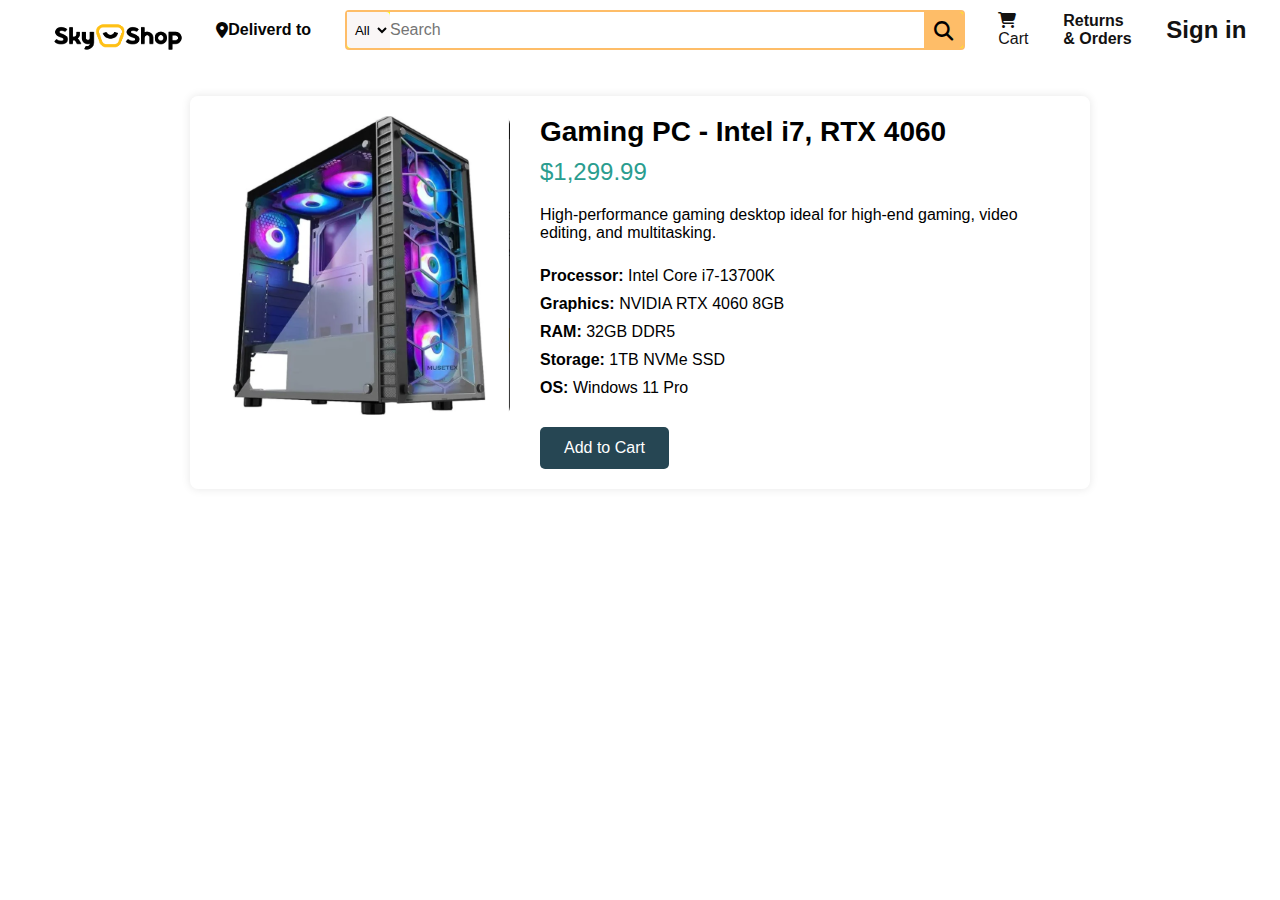
<file: indx.html>
<!DOCTYPE html>
<html lang="en">
<head>
    <meta charset="UTF-8">
    <title>Computer Product Details</title>
    <link rel="stylesheet" href="new.css">
     <link rel="stylesheet" href="https://cdnjs.cloudflare.com/ajax/libs/font-awesome/6.7.2/css/all.min.css" integrity="sha512-Evv84Mr4kqVGRNSgIGL/F/aIDqQb7xQ2vcrdIwxfjThSH8CSR7PBEakCr51Ck+w+/U6swU2Im1vVX0SVk9ABhg==" crossorigin="anonymous" referrerpolicy="no-referrer" />

</head>
<body>

    <!-- This is the main header line -->
       <div id="A1">
     <div class="pic2  ">
        <div class="pic">
            <a href="INDEX.HTML" class="pic"></a>
        </div>
     </div>
     <div class="a1 border">
          
            <div class="icon">
                <i class="fa-solid fa-location-dot"></i><h4 class="add-2">Deliverd to</h4>
            </div>
     </div>
     <div class="nav-search">
        <select class="sel">
            <option >All</option>
            <input placeholder="Search" class="amazon">
            <div class="search-icon">
                <i class="fa-solid fa-magnifying-glass"></i>
            </div>
        </select>
     </div>
     <div class="a2 border">
     
        <i class="fa-solid fa-cart-shopping"></i><p>Cart</p>
        <div>
            
        </div>
     </div>
     <div class="a2 border">
        <h4>Returns</h4>
        <div>
            <h4>& Orders</h4>
        </div>
     </div>
     <div class="a2 border">
           <h2 class="box1">Sign in</h2>
     </div>
        </div>
<br><br>
    <div class="product-container">
    <div class="product-image">
        <img src="Capture.PNG" alt="Computer">
    </div>
    <div class="product-details">
        <div class="product-title">Gaming PC - Intel i7, RTX 4060</div>
        <div class="price">$1,299.99</div>
        <div class="description">
            High-performance gaming desktop ideal for high-end gaming, video editing, and multitasking.
        </div>
        <ul class="specs">
            <li><strong>Processor:</strong> Intel Core i7-13700K</li>
            <li><strong>Graphics:</strong> NVIDIA RTX 4060 8GB</li>
            <li><strong>RAM:</strong> 32GB DDR5</li>
            <li><strong>Storage:</strong> 1TB NVMe SSD</li>
            <li><strong>OS:</strong> Windows 11 Pro</li>
        </ul>
        <button class="buy-button">Add to Cart</button>
    </div>
</div>
<script src="logic.js"></script>
</body>
 </html>
</file>
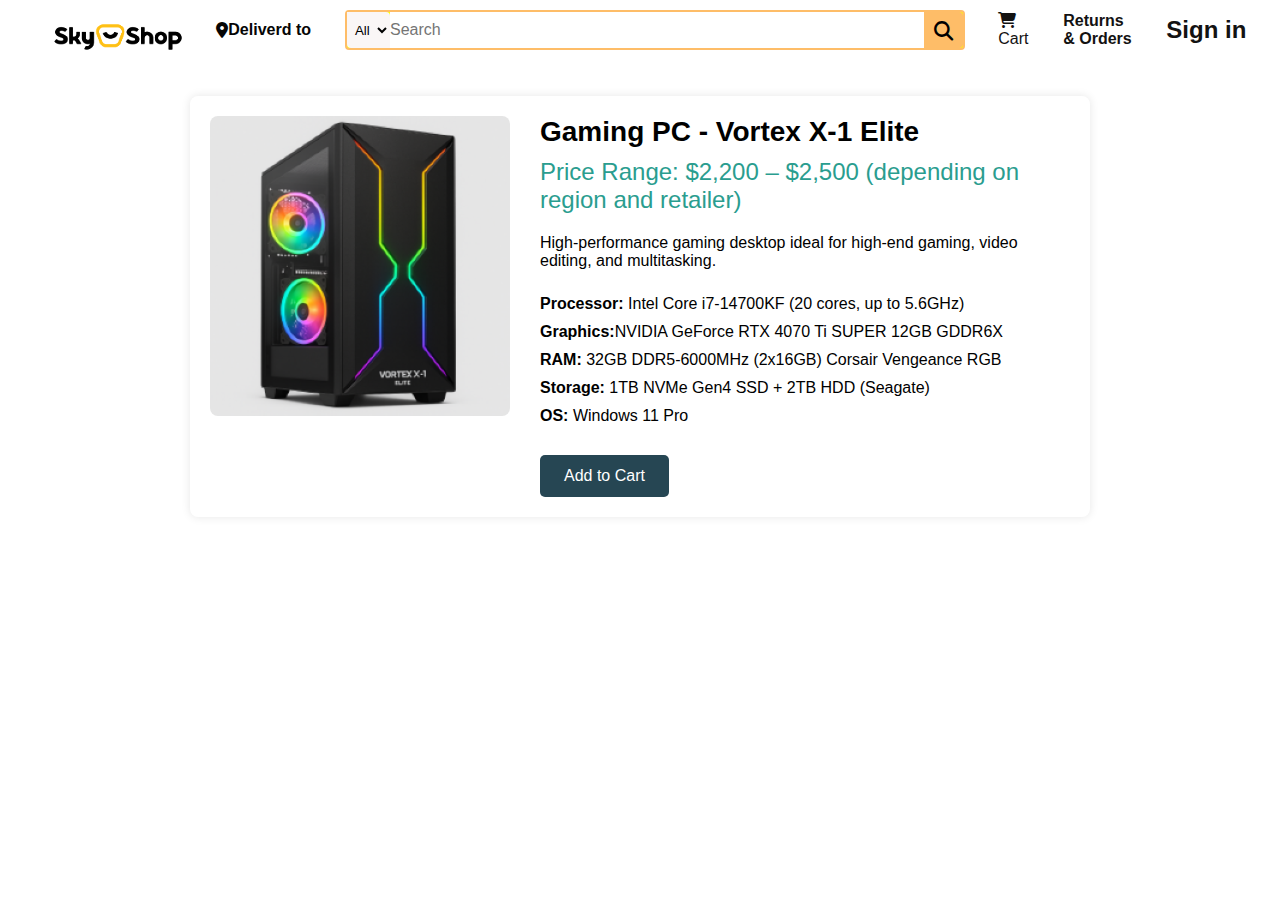
<file: indx2.html>
<!DOCTYPE html>
<html lang="en">
<head>
    <meta charset="UTF-8">
    <title>Computer Product Details</title>
    <link rel="stylesheet" href="new.css">
     <link rel="stylesheet" href="https://cdnjs.cloudflare.com/ajax/libs/font-awesome/6.7.2/css/all.min.css" integrity="sha512-Evv84Mr4kqVGRNSgIGL/F/aIDqQb7xQ2vcrdIwxfjThSH8CSR7PBEakCr51Ck+w+/U6swU2Im1vVX0SVk9ABhg==" crossorigin="anonymous" referrerpolicy="no-referrer" />

</head>
<body>

    <!-- This is the main header line -->
       <div id="A1">
     <div class="pic2  ">
        <div class="pic">
            <a href="INDEX.HTML" class="pic"></a>
        </div>
     </div>
     <div class="a1 border">
          
            <div class="icon">
                <i class="fa-solid fa-location-dot"></i><h4 class="add-2">Deliverd to</h4>
            </div>
     </div>
     <div class="nav-search">
        <select class="sel">
            <option >All</option>
            <input placeholder="Search" class="amazon">
            <div class="search-icon">
                <i class="fa-solid fa-magnifying-glass"></i>
            </div>
        </select>
     </div>
     <div class="a2 border">
     
        <i class="fa-solid fa-cart-shopping"></i><p>Cart</p>
        <div>
            
        </div>
     </div>
     <div class="a2 border">
        <h4>Returns</h4>
        <div>
            <h4>& Orders</h4>
        </div>
     </div>
     <div class="a2 border">
           <h2 class="box1">Sign in</h2>
     </div>
        </div>
<br><br>
    <div class="product-container">
    <div class="product-image">
        <img src="ChatGPT Image Jul 9, 2025, 01_09_45 PM.png" alt="Computer">
    </div>
    <div class="product-details">
        <div class="product-title">Gaming PC - Vortex X-1 Elite</div>
        <div class="price">Price Range: $2,200 – $2,500 (depending on region and retailer)</div>
        <div class="description">
            High-performance gaming desktop ideal for high-end gaming, video editing, and multitasking.
        </div>
        <ul class="specs">
            <li><strong>Processor:</strong> Intel Core i7-14700KF (20 cores, up to 5.6GHz)</li>
            <li><strong>Graphics:</strong>NVIDIA GeForce RTX 4070 Ti SUPER 12GB GDDR6X</li>
            <li><strong>RAM:</strong> 32GB DDR5-6000MHz (2x16GB) Corsair Vengeance RGB</li>
            <li><strong>Storage:</strong> 1TB NVMe Gen4 SSD + 2TB HDD (Seagate)</li>
            <li><strong>OS:</strong> Windows 11 Pro</li>
        </ul>
        <button class="buy-button">Add to Cart</button>
    </div>
</div>
<script src="logic.js"></script>
</body>
 </html>
</file>
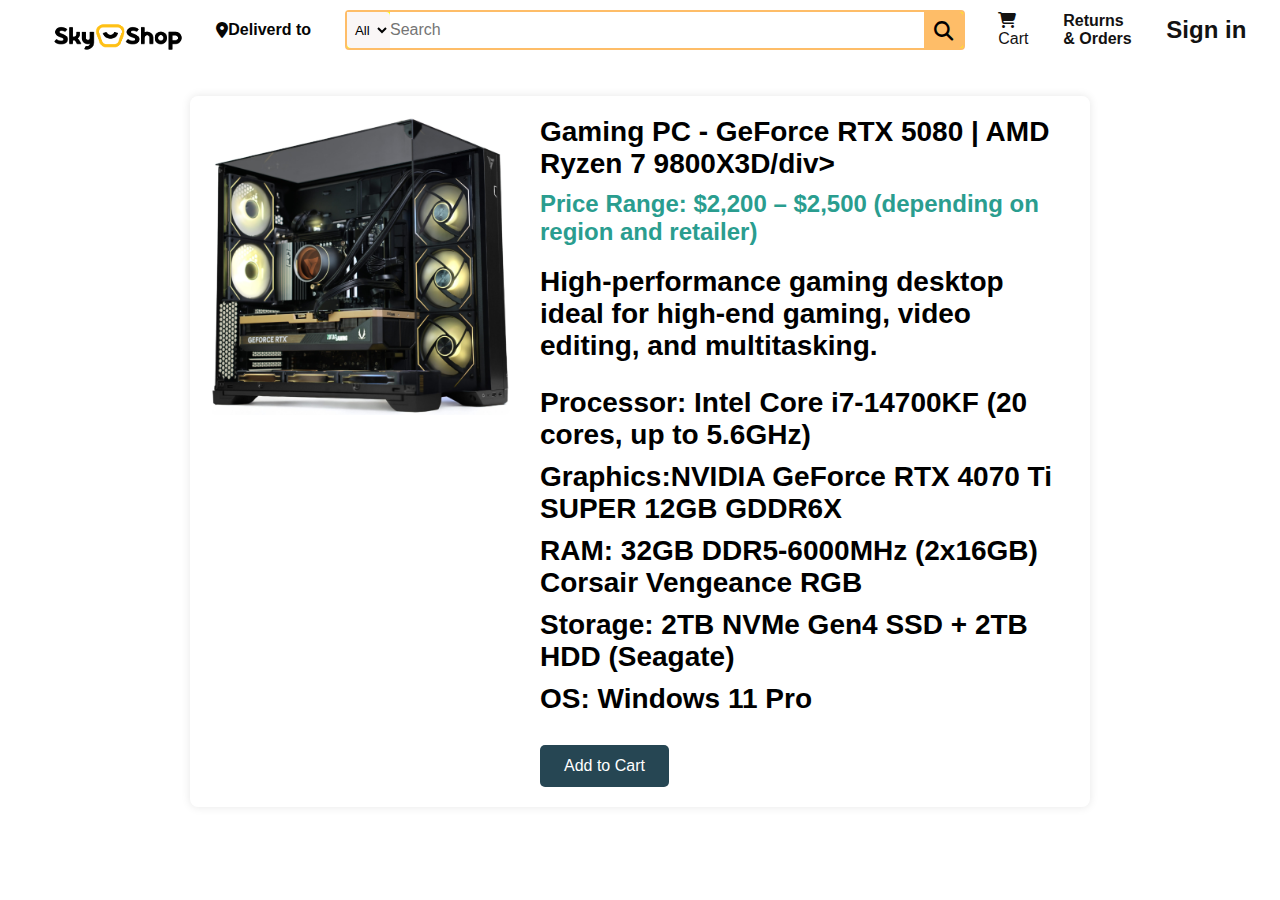
<file: indx3.html>
<!DOCTYPE html>
<html lang="en">
<head>
    <meta charset="UTF-8">
    <title>Computer Product Details</title>
    <link rel="stylesheet" href="new.css">
     <link rel="stylesheet" href="https://cdnjs.cloudflare.com/ajax/libs/font-awesome/6.7.2/css/all.min.css" integrity="sha512-Evv84Mr4kqVGRNSgIGL/F/aIDqQb7xQ2vcrdIwxfjThSH8CSR7PBEakCr51Ck+w+/U6swU2Im1vVX0SVk9ABhg==" crossorigin="anonymous" referrerpolicy="no-referrer" />

</head>
<body>

    <!-- This is the main header line -->
       <div id="A1">
     <div class="pic2  ">
        <div class="pic">
            <a href="INDEX.HTML" class="pic"></a>
        </div>
     </div>
     <div class="a1 border">
          
            <div class="icon">
                <i class="fa-solid fa-location-dot"></i><h4 class="add-2">Deliverd to</h4>
            </div>
     </div>
     <div class="nav-search">
        <select class="sel">
            <option >All</option>
            <input placeholder="Search" class="amazon">
            <div class="search-icon">
                <i class="fa-solid fa-magnifying-glass"></i>
            </div>
        </select>
     </div>
     <div class="a2 border">
     
        <i class="fa-solid fa-cart-shopping"></i><p>Cart</p>
        <div>
            
        </div>
     </div>
     <div class="a2 border">
        <h4>Returns</h4>
        <div>
            <h4>& Orders</h4>
        </div>
     </div>
     <div class="a2 border">
           <h2 class="box1">Sign in</h2>
     </div>
        </div>
<br><br>
    <div class="product-container">
    <div class="product-image">
        <img src="comp.pic.png" alt="Computer">
    </div>
    <div class="product-details">
        <div class="product-title">Gaming PC - GeForce RTX 5080 | AMD Ryzen 7 9800X3D/div>
        <div class="price">Price Range: $2,200 – $2,500 (depending on region and retailer)</div>
        <div class="description">
            High-performance gaming desktop ideal for high-end gaming, video editing, and multitasking.
        </div>
        <ul class="specs">
            <li><strong>Processor:</strong> Intel Core i7-14700KF (20 cores, up to 5.6GHz)</li>
            <li><strong>Graphics:</strong>NVIDIA GeForce RTX 4070 Ti SUPER 12GB GDDR6X</li>
            <li><strong>RAM:</strong> 32GB DDR5-6000MHz (2x16GB) Corsair Vengeance RGB</li>
            <li><strong>Storage:</strong> 2TB NVMe Gen4 SSD + 2TB HDD (Seagate)</li>
            <li><strong>OS:</strong> Windows 11 Pro</li>
        </ul>
        <button class="buy-button">Add to Cart</button>
    </div>
</div>
<script src="logic.js"></script>
</body>
 </html>
</file>
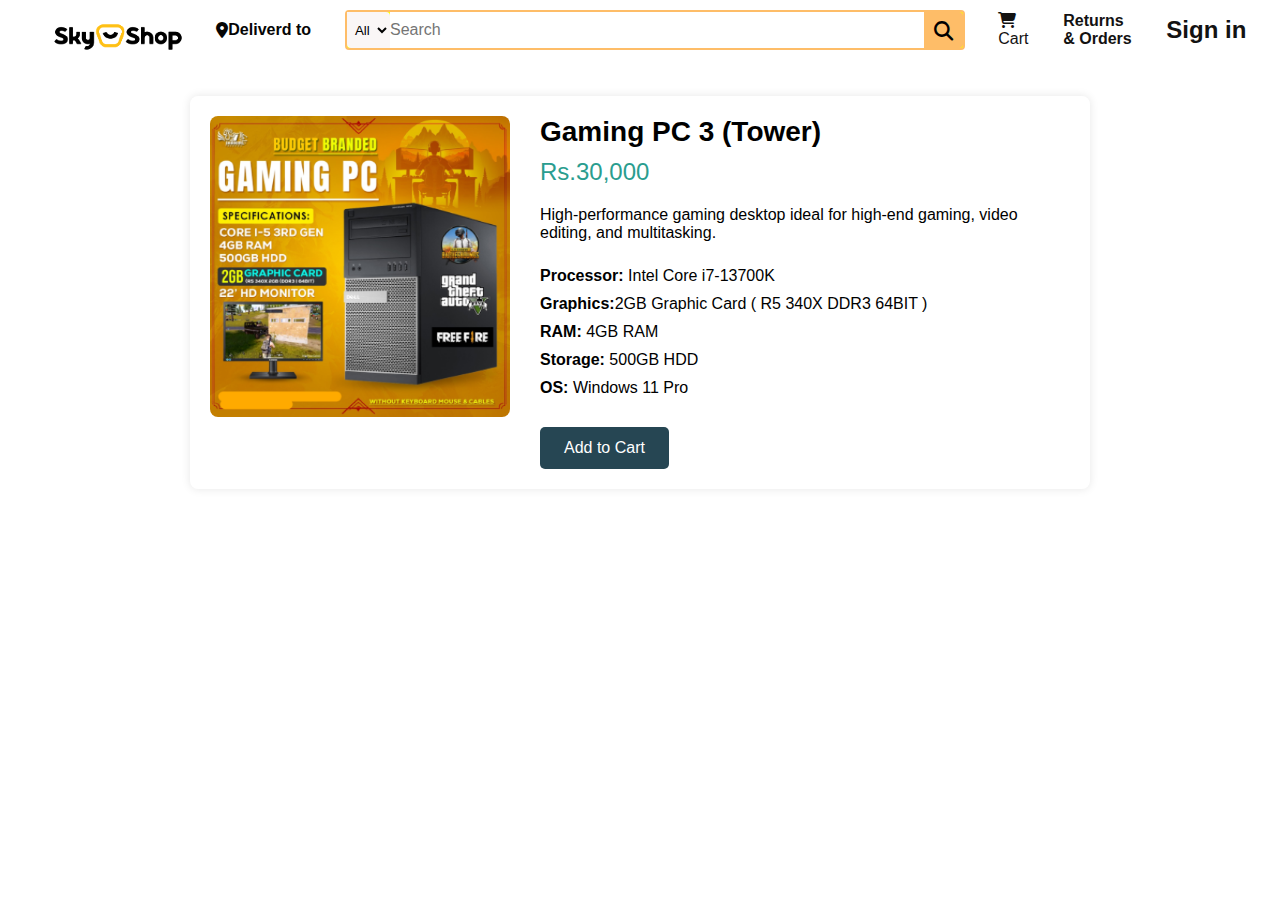
<file: indx4.html>
<!DOCTYPE html>
<html lang="en">
<head>
    <meta charset="UTF-8">
    <title>Computer Product Details</title>
    <link rel="stylesheet" href="new.css">
     <link rel="stylesheet" href="https://cdnjs.cloudflare.com/ajax/libs/font-awesome/6.7.2/css/all.min.css" integrity="sha512-Evv84Mr4kqVGRNSgIGL/F/aIDqQb7xQ2vcrdIwxfjThSH8CSR7PBEakCr51Ck+w+/U6swU2Im1vVX0SVk9ABhg==" crossorigin="anonymous" referrerpolicy="no-referrer" />

</head>
<body>

    <!-- This is the main header line -->
       <div id="A1">
     <div class="pic2  ">
        <div class="pic">
            <a href="INDEX.HTML" class="pic"></a>
        </div>
     </div>
     <div class="a1 border">
          
            <div class="icon">
                <i class="fa-solid fa-location-dot"></i><h4 class="add-2">Deliverd to</h4>
            </div>
     </div>
     <div class="nav-search">
        <select class="sel">
            <option >All</option>
            <input placeholder="Search" class="amazon">
            <div class="search-icon">
                <i class="fa-solid fa-magnifying-glass"></i>
            </div>
        </select>
     </div>
     <div class="a2 border">
     
        <i class="fa-solid fa-cart-shopping"></i><p>Cart</p>
        <div>
            
        </div>
     </div>
     <div class="a2 border">
        <h4>Returns</h4>
        <div>
            <h4>& Orders</h4>
        </div>
     </div>
     <div class="a2 border">
           <h2 class="box1">Sign in</h2>
     </div>
        </div>
<br><br>
    <div class="product-container">
    <div class="product-image">
        <img src="comp.pic2.png" alt="Computer">
    </div>
    <div class="product-details">
        <div class="product-title">Gaming PC 3 (Tower)</div>
        <div class="price">Rs.30,000</div>
        <div class="description">
            High-performance gaming desktop ideal for high-end gaming, video editing, and multitasking.
        </div>
        <ul class="specs">
            <li><strong>Processor:</strong> Intel Core i7-13700K</li>
            <li><strong>Graphics:</strong>2GB Graphic Card ( R5 340X DDR3 64BIT )</li>
            <li><strong>RAM:</strong> 4GB RAM</li>
            <li><strong>Storage:</strong> 500GB HDD</li>
            <li><strong>OS:</strong> Windows 11 Pro</li>
        </ul>
        <button class="buy-button">Add to Cart</button>
    </div>
</div>
<script src="logic.js"></script>
</body>
 </html>
</file>
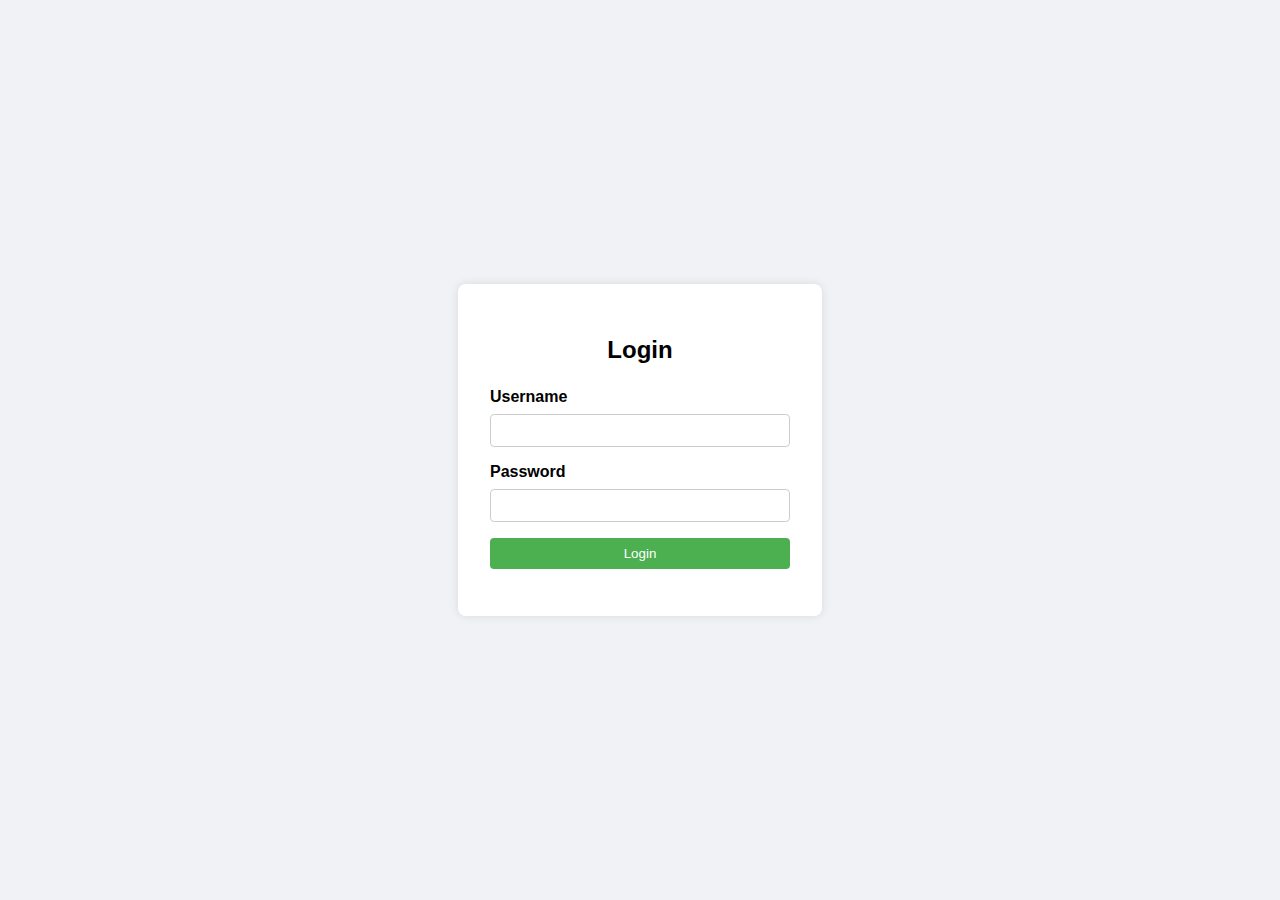
<file: login.html>
<!DOCTYPE html>
<html lang="en">
<head>
  <meta charset="UTF-8" />
  <meta name="viewport" content="width=device-width, initial-scale=1" />
  <title>Login Page</title>
  <link rel="stylesheet" href="login.css" />
</head>
<body>
  <div class="login-container">
    <h2>Login</h2>
    <form id="loginForm">
      <label for="username">Username</label>
      <input type="text" id="username" name="username" required />

      <label for="password">Password</label>
      <input type="password" id="password" name="password" required />

      <button type="submit">Login</button>
    </form>
    <p id="error-message" class="error"></p>
  </div>

  <script src="login.js"></script>
</body>
</html>
</file>
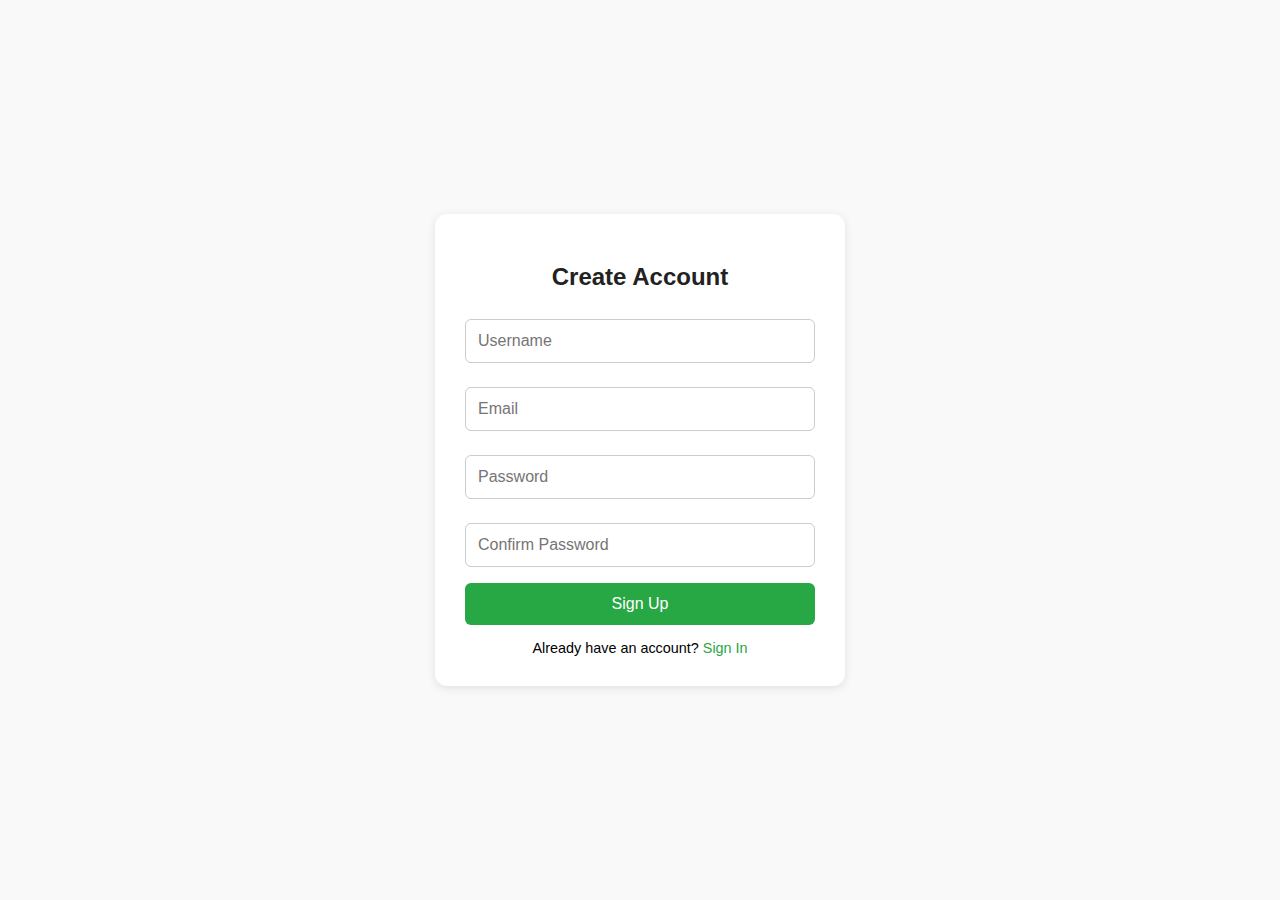
<file: sing.html>
<!DOCTYPE html>
<html lang="en">
<head>
  <meta charset="UTF-8" />
  <meta name="viewport" content="width=device-width, initial-scale=1" />
  <title>Create Account</title>
  <style>
    body {
      font-family: Arial, sans-serif;
      background: #f9f9f9;
      display: flex;
      justify-content: center;
      align-items: center;
      height: 100vh;
      margin: 0;
    }

    .signup-container {
      background: white;
      padding: 30px;
      border-radius: 12px;
      box-shadow: 0 2px 10px rgba(0,0,0,0.1);
      width: 350px;
    }

    h2 {
      text-align: center;
      margin-bottom: 20px;
      color: #222;
    }

    input[type="text"],
    input[type="email"],
    input[type="password"] {
      width: 100%;
      padding: 12px;
      margin: 8px 0 16px;
      border: 1px solid #ccc;
      border-radius: 6px;
      box-sizing: border-box;
      font-size: 1em;
    }

    input.error {
      border-color: red;
      background-color: #ffe6e6;
    }

    .error-message {
      color: red;
      font-size: 0.9em;
      margin-top: -12px;
      margin-bottom: 12px;
      display: none;
    }

    button {
      width: 100%;
      padding: 12px;
      background-color: #28a745;
      color: white;
      border: none;
      border-radius: 6px;
      font-size: 1em;
      cursor: pointer;
      transition: background-color 0.3s ease;
    }

    button:hover {
      background-color: #218838;
    }

    .login-link {
      margin-top: 15px;
      text-align: center;
      font-size: 0.9em;
    }

    .login-link a {
      color: #28a745;
      text-decoration: none;
    }

    .login-link a:hover {
      text-decoration: underline;
    }
  </style>
</head>
<body>
  <div class="signup-container">
    <h2>Create Account</h2>
    <form action="#" method="POST" id="signupForm" novalidate>
      <input type="text" name="username" placeholder="Username" required />
      <input type="email" name="email" placeholder="Email" required />
      <input type="password" id="password" name="password" placeholder="Password" required />
      <input type="password" id="confirmPassword" name="confirmPassword" placeholder="Confirm Password" required />
      <div class="error-message" id="passwordError">Passwords do not match.</div>
      <button type="submit">Sign Up</button>
    </form>
    <div class="login-link">
      Already have an account? <a href="login.html">Sign In</a>
    </div>
  </div>

  <script>
    const form = document.getElementById('signupForm');
    const password = document.getElementById('password');
    const confirmPassword = document.getElementById('confirmPassword');
    const passwordError = document.getElementById('passwordError');

    form.addEventListener('submit', function (e) {
      passwordError.style.display = 'none';
      password.classList.remove('error');
      confirmPassword.classList.remove('error');

      if (password.value !== confirmPassword.value) {
        e.preventDefault(); // Prevent form submission
        passwordError.style.display = 'block';
        password.classList.add('error');
        confirmPassword.classList.add('error');
      }
    });
  </script>
</body>
</html>
</file>
<file: new.css>
/* *{
            font-family: Arial, sans-serif;
            margin: 40px;
            background-color: #f9f9f9;
        } */
        .product-container {
            display: flex;
            background-color: white;
            border-radius: 8px;
            box-shadow: 0 0 10px rgba(0,0,0,0.1);
            padding: 20px;
            max-width: 900px;
            margin: auto;
        }
        .product-image img {
            width: 300px;
            border-radius: 8px;
        }
        .product-details {
            margin-left: 30px;
        }
        .product-title {
            font-size: 28px;
            font-weight: bold;
        }
        .price {
            font-size: 24px;
            color: #2a9d8f;
            margin-top: 10px;
        }
        .description {
            margin-top: 20px;
        }
        .specs {
            margin-top: 20px;
            list-style: none;
            padding: 0;
        }
        .specs li {
            padding: 5px 0;
        }
        .buy-button {
            margin-top: 25px;
            padding: 12px 24px;
            font-size: 16px;
            background-color: #264653;
            color: white;
            border: none;
            cursor: pointer;
            border-radius: 5px;
        }
        .buy-button:hover {
            background-color: #1d3557;
        }

*{
    margin: 0;
    font-family: Arial, Helvetica, sans-serif;
    border: border-box;
    box-sizing: border-box;
    padding: 0;
    

}
#A1{

    height: 60px;
    background-color: rgb(255, 255, 255);
    display: flex;
 align-items: center;
 justify-content: space-evenly;
 color: black;
 
}
.pic2{
    height: 50px;
    width: 150px;
    padding-top: 7px;
    padding-left: 10px;
}
.pic{
  display: block;
 height: 50px;
width: 150px;
  background-image: url(image.png);
  background-size: cover;
  background-position: center;
}

.add-1{
    color: rgb(5, 5, 5);
    font-size: 0.85rem;
    margin-left:15px ;
}
.add2{
    font-size: 1rem;
    margin-left: 3px;
}
.icon{
    display: flex;
    align-items: center;
    color: rgb(5, 5, 5);
}


.nav-search{
    display: flex;
    justify-content: space-evenly;
    background-color: yellow;
    width: 620px;
    height: 40px;
    border-radius: 4px;
}
.sel{
    background-color: rgb(250, 246, 246);
    width: 50px;
    text-align: center;
    border-top-right-radius: 4px;
    border-bottom-left-radius: 4px;
    border: none;
}
.amazon{
    width: 100%;
    font-size: 1rem;
    border: none;
}
.search-icon{
    width: 45px;
    display: flex;
    justify-content: center;
    font-size: 1.2rem;
    background-color: #febd68;
    border-bottom-right-radius: 4px;
    border-top-right-radius: 4px;
    color: black;
    padding-top: 10px;
}
.nav-search{
    border: 2px solid #febd68;
}
.border{
    border: 1.5px solid transparent;
}
.border:hover{
    border:1.5px solid#febd68;
}
.a2{
    color: rgb(19, 18, 18);
}
.pic3{
    height:100%;
    width: 100%;
    
}
.pic4{
    background-image: url(1pp.jpg);
    height: 300px;
 width:100%;
    background-size: cover;
    display: flex;
    justify-content: space-evenly;
    background-color: aqua;
}
</file>
<file: login.css>
body {
  font-family: Arial, sans-serif;
  background: #f0f2f5;
  display: flex;
  justify-content: center;
  align-items: center;
  height: 100vh;
  margin: 0;
}

.login-container {
  background-color: white;
  padding: 2rem;
  border-radius: 8px;
  box-shadow: 0 0 10px rgba(0, 0, 0, 0.1);
  width: 300px;
}

h2 {
  text-align: center;
  margin-bottom: 1.5rem;
}

form {
  display: flex;
  flex-direction: column;
}

label {
  margin-bottom: 0.5rem;
  font-weight: bold;
}

input[type="text"],
input[type="password"] {
  padding: 0.5rem;
  margin-bottom: 1rem;
  border: 1px solid #ccc;
  border-radius: 4px;
}

button {
  padding: 0.5rem;
  background-color: #4CAF50;
  color: white;
  border: none;
  border-radius: 4px;
  cursor: pointer;
}

button:hover {
  background-color: #45a049;
}

/* Same as before + error message style */
.error {
  color: red;
  font-size: 0.9rem;
  margin-top: 0.5rem;
  text-align: center;
}
</file>
